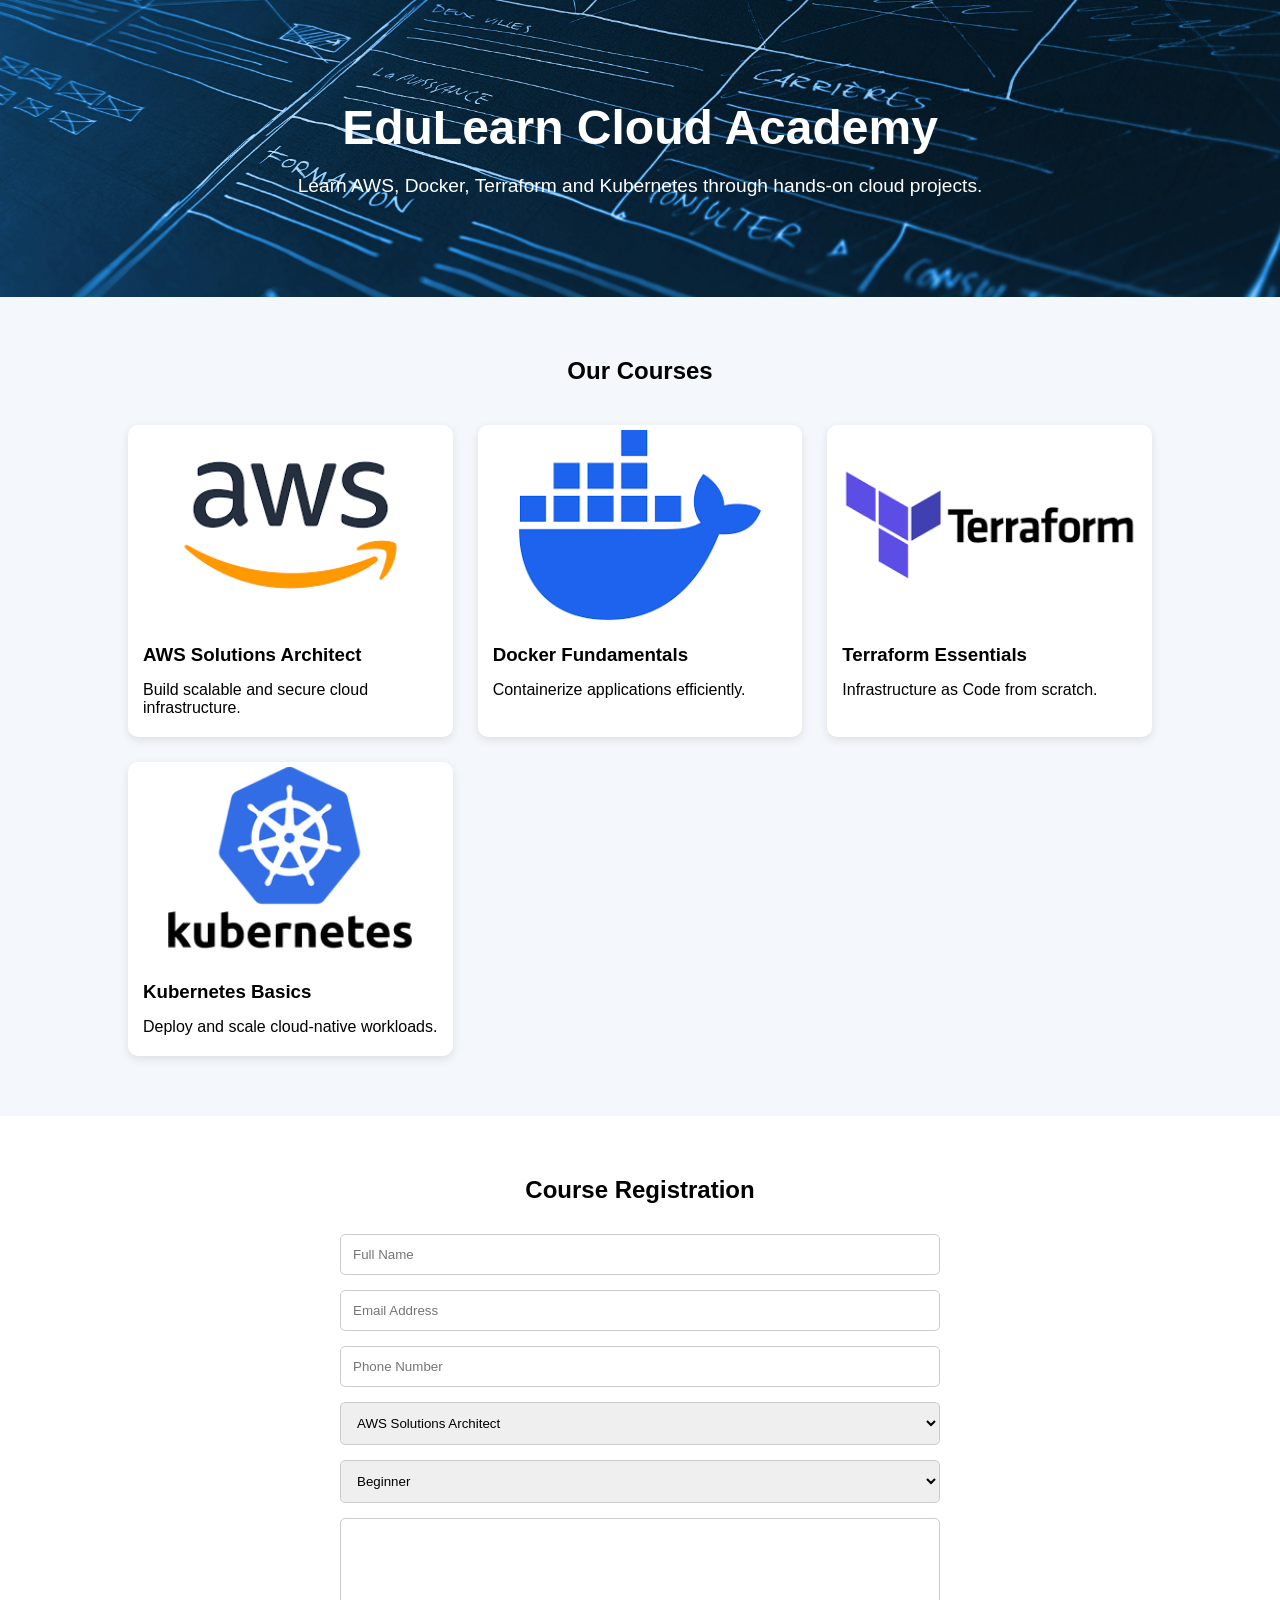
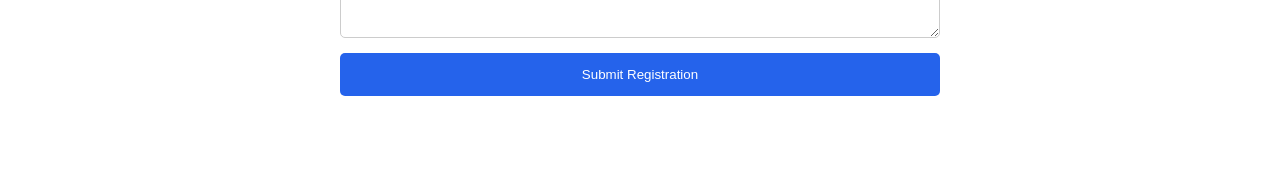
<file: index.html>
<!DOCTYPE html>
<html lang="en">

<head>
    <meta charset="UTF-8">
    <meta name="viewport" content="width=device-width, initial-scale=1.0">
    <title>EduLearn Cloud Academy</title>

    <link rel="stylesheet" href="styles.css">
</head>

<body>

<header>

    <h1>EduLearn Cloud Academy</h1>

    <p>
        Learn AWS, Docker, Terraform and Kubernetes
        through hands-on cloud projects.
    </p>

</header>

<section class="courses">

    <h2>Our Courses</h2>

    <div class="course-grid">

        <div class="card">
            <img src="images/aws.jpg" alt="AWS">
            <h3>AWS Solutions Architect</h3>
            <p>Build scalable and secure cloud infrastructure.</p>
        </div>

        <div class="card">
            <img src="images/docker.jpg" alt="Docker">
            <h3>Docker Fundamentals</h3>
            <p>Containerize applications efficiently.</p>
        </div>

        <div class="card">
            <img src="images/terraform.jpg" alt="Terraform">
            <h3>Terraform Essentials</h3>
            <p>Infrastructure as Code from scratch.</p>
        </div>

        <div class="card">
            <img src="images/kubernetes.jpg" alt="Kubernetes">
            <h3>Kubernetes Basics</h3>
            <p>Deploy and scale cloud-native workloads.</p>
        </div>

    </div>

</section>

<section class="registration">

    <h2>Course Registration</h2>

    <form id="registrationForm">

        <input
            type="text"
            id="fullname"
            placeholder="Full Name"
            required>

        <input
            type="email"
            id="email"
            placeholder="Email Address"
            required>

        <input
            type="text"
            id="phone"
            placeholder="Phone Number"
            required>

        <select id="course">

            <option>AWS Solutions Architect</option>

            <option>Docker Fundamentals</option>

            <option>Terraform Essentials</option>

            <option>Kubernetes Basics</option>

        </select>

        <select id="experience">
            <option>Beginner</option>

            <option>Intermediate</option>

            <option>Advanced</option>

        </select>

        <textarea
            id="comments"
            placeholder="Learning Goals"
            required>
        </textarea>

        <button type="submit">
            Submit Registration
        </button>

    </form>

    <div id="message"></div>

</section>

<script src="app.js"></script>

</body>

</html>
</file>
<file: styles.css>
*{
margin:0;
padding:0;
box-sizing:border-box;
}

body{
font-family:Arial,sans-serif;
background:#f4f7fb;
}

header{
background:url('images/cloud-bg.jpg');
background-size:cover;
background-position:center;
padding:100px 20px;
text-align:center;
color:white;
}

header h1{
font-size:3rem;
margin-bottom:20px;
}

header p{
font-size:1.2rem;
}

.courses{
padding:60px 10%;
}

.courses h2{
text-align:center;
margin-bottom:40px;
}

.course-grid{
display:grid;
grid-template-columns:repeat(auto-fit,minmax(250px,1fr));
gap:25px;
}

.card{
background:white;
border-radius:10px;
overflow:hidden;
box-shadow:0 3px 10px rgba(0,0,0,0.1);
}

.card img{
width:100%;
height:200px;
padding:5px;
object-fit:contain;
}

.card h3{
padding:15px;
}

.card p{
padding:0 15px 20px;
}

.registration{
padding:60px 10%;
background:white;
}

.registration h2{
text-align:center;
margin-bottom:30px;
}

form{
max-width:600px;
margin:auto;
display:flex;
flex-direction:column;
gap:15px;
}

input,
select,
textarea{
padding:12px;
border:1px solid #ccc;
border-radius:5px;
}

textarea{
height:120px;
}

button{
background:#2563eb;
color:white;
border:none;
padding:14px;
cursor:pointer;
border-radius:5px;
}

button:hover{
background:#1d4ed8;
}

#message{
text-align:center;
margin-top:20px;
font-weight:bold;
color:green;
}
</file>
